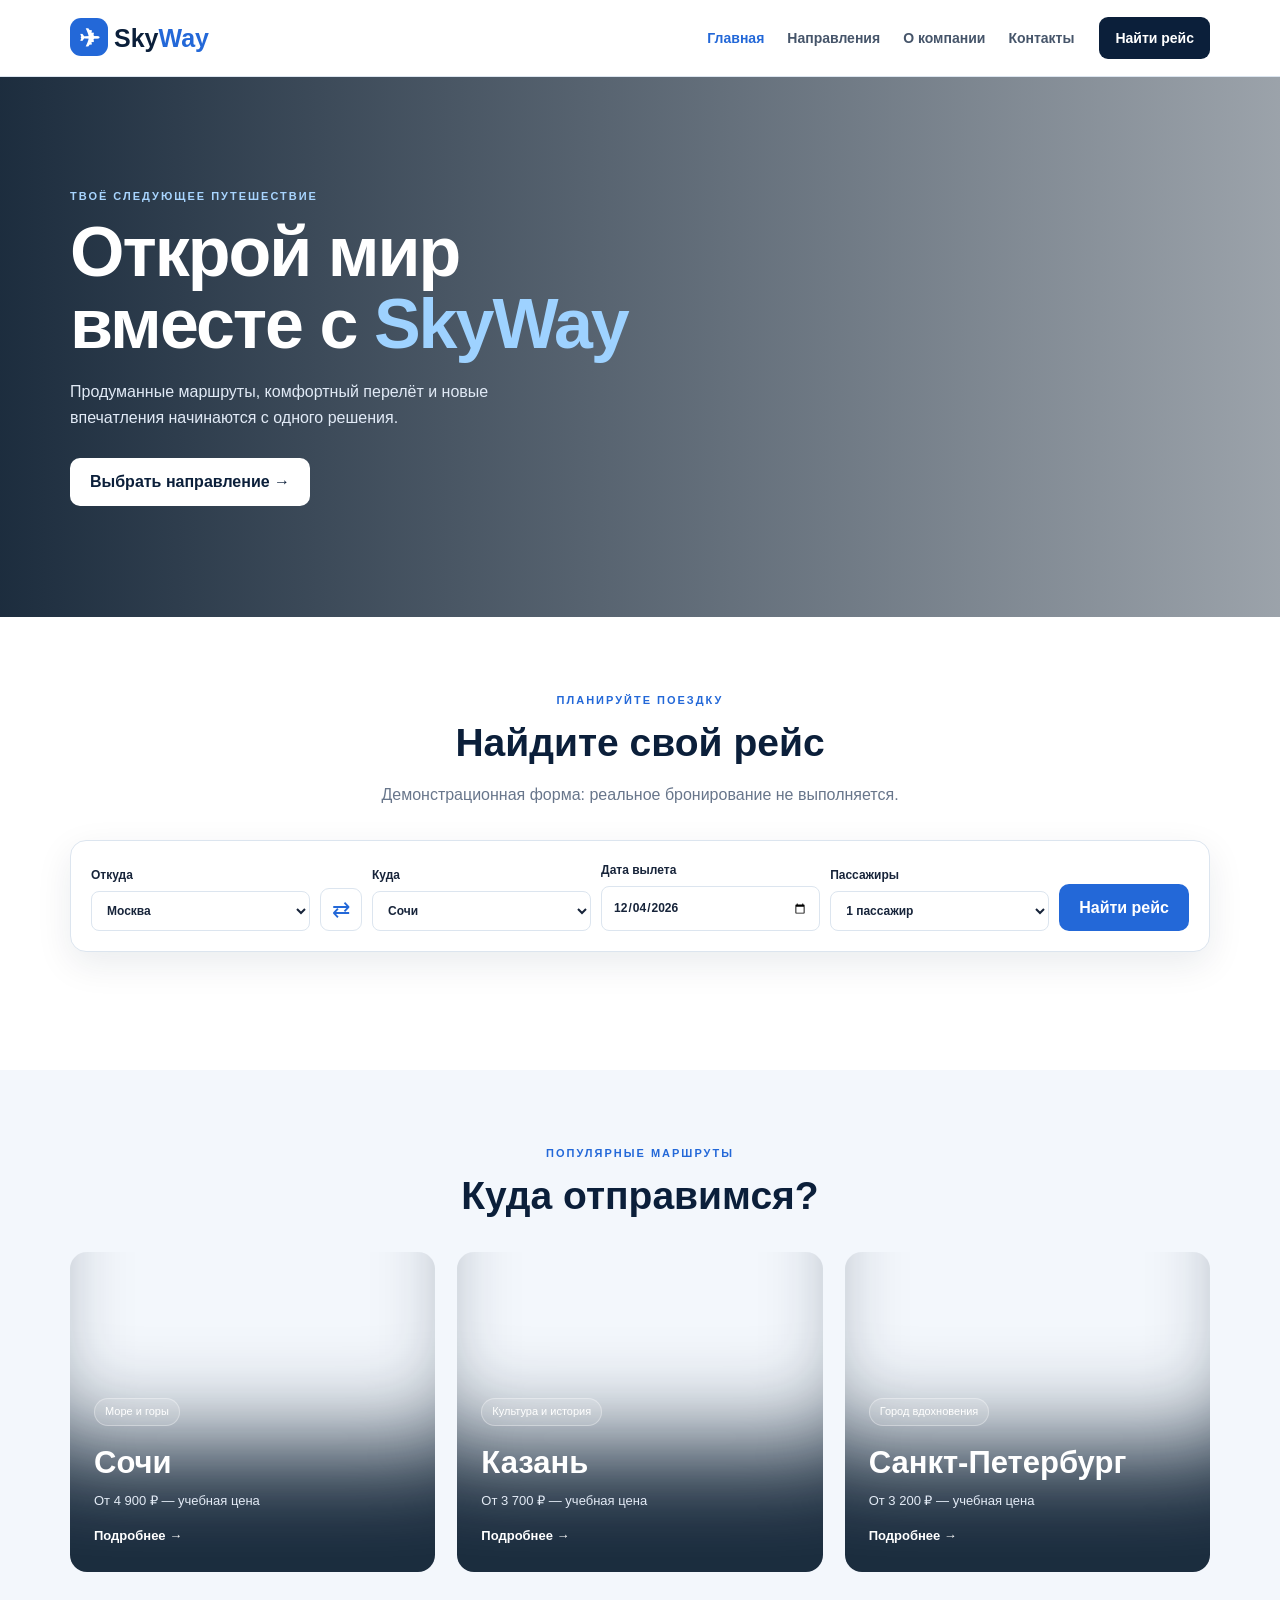
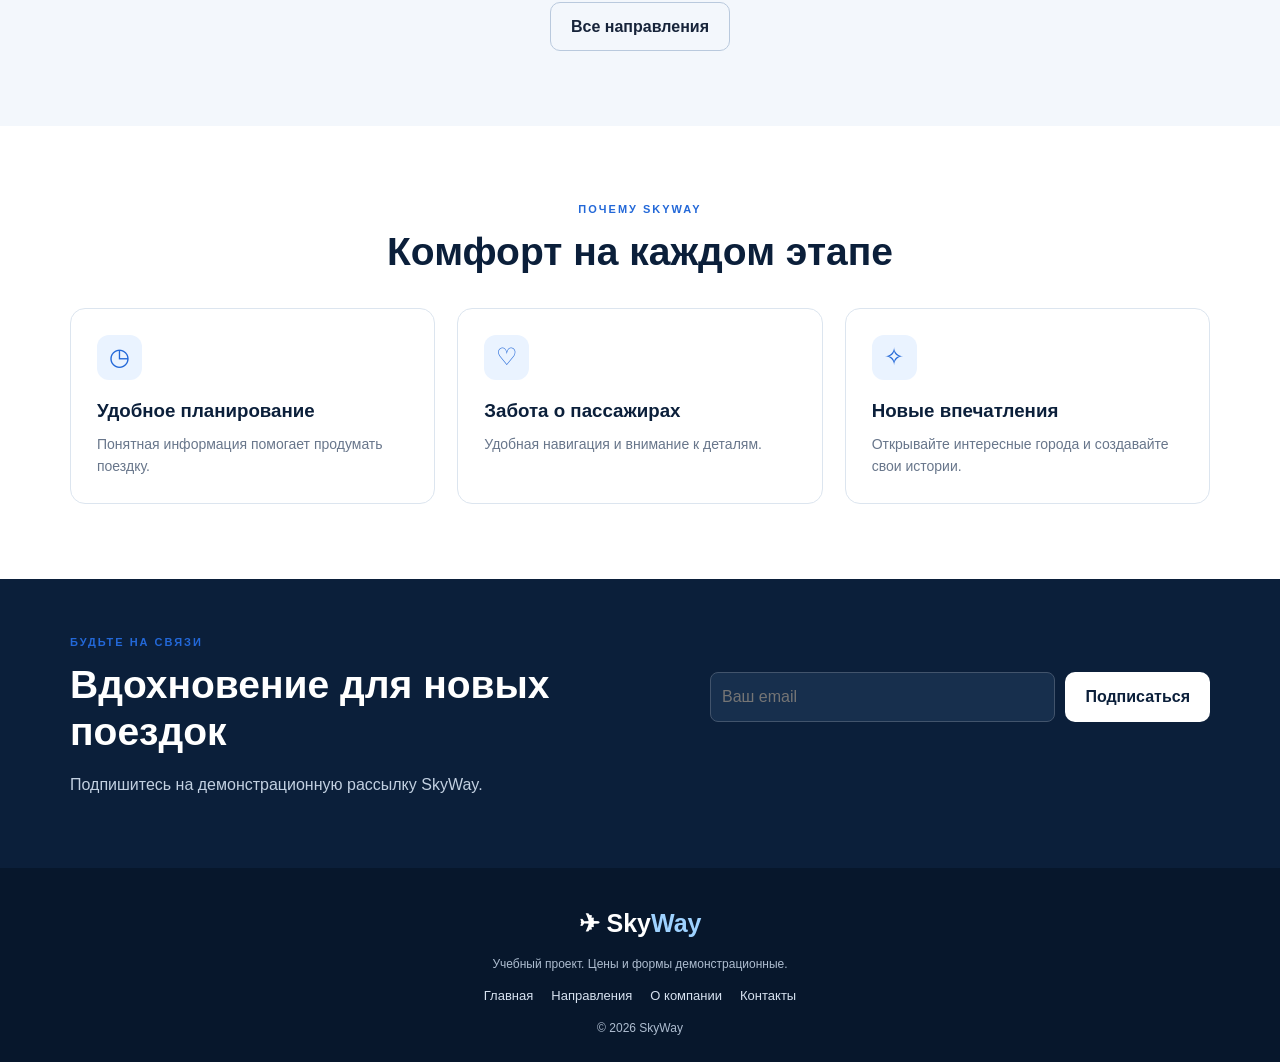
<file: index.html>
<!DOCTYPE html>
<html lang="ru">

<head>
    <meta charset="UTF-8">
    <meta name="viewport" content="width=device-width, initial-scale=1.0">
    <meta name="description"
        content="SkyWay — учебный проект сайта авиакомпании. Изучите направления и демонстрационный поиск рейсов.">
    <meta name="theme-color" content="#0b1f3a">
    <title>Путешествия начинаются здесь — SkyWay</title>
    <link rel="stylesheet" href="style.css">
    <script src="script.js" defer></script>
</head>

<body>
    <header class="site-header">
        <div class="container header-inner">
            <a class="logo" href="index.html"><span class="logo-mark">✈</span>Sky<span
                    class="logo-accent">Way</span></a>
            <button class="menu-toggle" type="button" aria-expanded="false" aria-controls="main-nav">Меню</button>
            <nav class="main-nav" id="main-nav" aria-label="Основная навигация">
                <a class="active" href="index.html">Главная</a><a href="destinations.html">Направления</a><a
                    href="about.html">О компании</a><a href="contacts.html">Контакты</a>
            </nav>
            <a class="header-button" href="index.html#flight-search">Найти рейс</a>
        </div>
    </header>
    <main>
        <section class="hero">
            <div class="container hero-content">
                <p class="eyebrow">ТВОЁ СЛЕДУЮЩЕЕ ПУТЕШЕСТВИЕ</p>
                <h1>Открой мир<br>вместе с <span>SkyWay</span></h1>
                <p class="hero-description">Продуманные маршруты, комфортный перелёт и новые впечатления начинаются с
                    одного решения.</p><a class="button button-light" href="destinations.html">Выбрать направление →</a>
            </div>
        </section>
        <section class="section" id="flight-search">
            <div class="container">
                <div class="section-heading">
                    <p class="eyebrow">ПЛАНИРУЙТЕ ПОЕЗДКУ</p>
                    <h2>Найдите свой рейс</h2>
                    <p>Демонстрационная форма: реальное бронирование не выполняется.</p>
                </div>
                <form class="flight-form" id="flight-form"><label>Откуда<select id="from-city">
                            <option>Москва</option>
                            <option>Санкт-Петербург</option>
                            <option>Казань</option>
                            <option>Сочи</option>
                        </select></label><button class="swap-button" id="swap-cities" type="button"
                        aria-label="Поменять города">⇄</button><label>Куда<select id="to-city">
                            <option>Сочи</option>
                            <option>Москва</option>
                            <option>Санкт-Петербург</option>
                            <option>Казань</option>
                        </select></label><label>Дата вылета<input id="flight-date" type="date"
                            required></label><label>Пассажиры<select>
                            <option>1 пассажир</option>
                            <option>2 пассажира</option>
                            <option>3 пассажира</option>
                            <option>4 пассажира</option>
                        </select></label><button class="button button-primary" type="submit">Найти рейс</button></form>
                <p id="flight-message" class="form-message" role="status"></p>
            </div>
        </section>
        <section class="section section-soft">
            <div class="container">
                <div class="section-heading">
                    <p class="eyebrow">ПОПУЛЯРНЫЕ МАРШРУТЫ</p>
                    <h2>Куда отправимся?</h2>
                </div>
                <div class="destination-grid">
                    <article class="destination-card sochi">
                        <div><span class="destination-tag">Море и горы</span>
                            <h3>Сочи</h3>
                            <p>От 4 900 ₽ — учебная цена</p><a href="destinations.html#sochi">Подробнее →</a>
                        </div>
                    </article>
                    <article class="destination-card kazan">
                        <div><span class="destination-tag">Культура и история</span>
                            <h3>Казань</h3>
                            <p>От 3 700 ₽ — учебная цена</p><a href="destinations.html#kazan">Подробнее →</a>
                        </div>
                    </article>
                    <article class="destination-card petersburg">
                        <div><span class="destination-tag">Город вдохновения</span>
                            <h3>Санкт-Петербург</h3>
                            <p>От 3 200 ₽ — учебная цена</p><a href="destinations.html#petersburg">Подробнее →</a>
                        </div>
                    </article>
                </div>
                <div class="center-action"><a class="button button-outline" href="destinations.html">Все направления</a>
                </div>
            </div>
        </section>
        <section class="section">
            <div class="container">
                <div class="section-heading">
                    <p class="eyebrow">ПОЧЕМУ SKYWAY</p>
                    <h2>Комфорт на каждом этапе</h2>
                </div>
                <div class="benefit-grid">
                    <article class="benefit-card"><span>◷</span>
                        <h3>Удобное планирование</h3>
                        <p>Понятная информация помогает продумать поездку.</p>
                    </article>
                    <article class="benefit-card"><span>♡</span>
                        <h3>Забота о пассажирах</h3>
                        <p>Удобная навигация и внимание к деталям.</p>
                    </article>
                    <article class="benefit-card"><span>✧</span>
                        <h3>Новые впечатления</h3>
                        <p>Открывайте интересные города и создавайте свои истории.</p>
                    </article>
                </div>
            </div>
        </section>
        <section class="newsletter-section">
            <div class="container newsletter-inner">
                <div>
                    <p class="eyebrow">БУДЬТЕ НА СВЯЗИ</p>
                    <h2>Вдохновение для новых поездок</h2>
                    <p>Подпишитесь на демонстрационную рассылку SkyWay.</p>
                </div>
                <form id="newsletter-form" class="newsletter-form"><label class="visually-hidden"
                        for="newsletter-email">Ваш email</label><input id="newsletter-email" type="email"
                        placeholder="Ваш email" required><button class="button button-light"
                        type="submit">Подписаться</button>
                    <p id="newsletter-message" class="form-message" role="status"></p>
                </form>
            </div>
        </section>
    </main>
    <footer class="site-footer">
        <div class="container footer-inner"><a class="logo footer-logo" href="index.html">✈ Sky<span
                    class="logo-accent">Way</span></a>
            <p>Учебный проект. Цены и формы демонстрационные.</p>
            <div class="footer-links"><a href="index.html">Главная</a><a href="destinations.html">Направления</a><a
                    href="about.html">О компании</a><a href="contacts.html">Контакты</a></div><small>© <span
                    class="current-year"></span> SkyWay</small>
        </div>
    </footer>
</body>

</html>
</file>
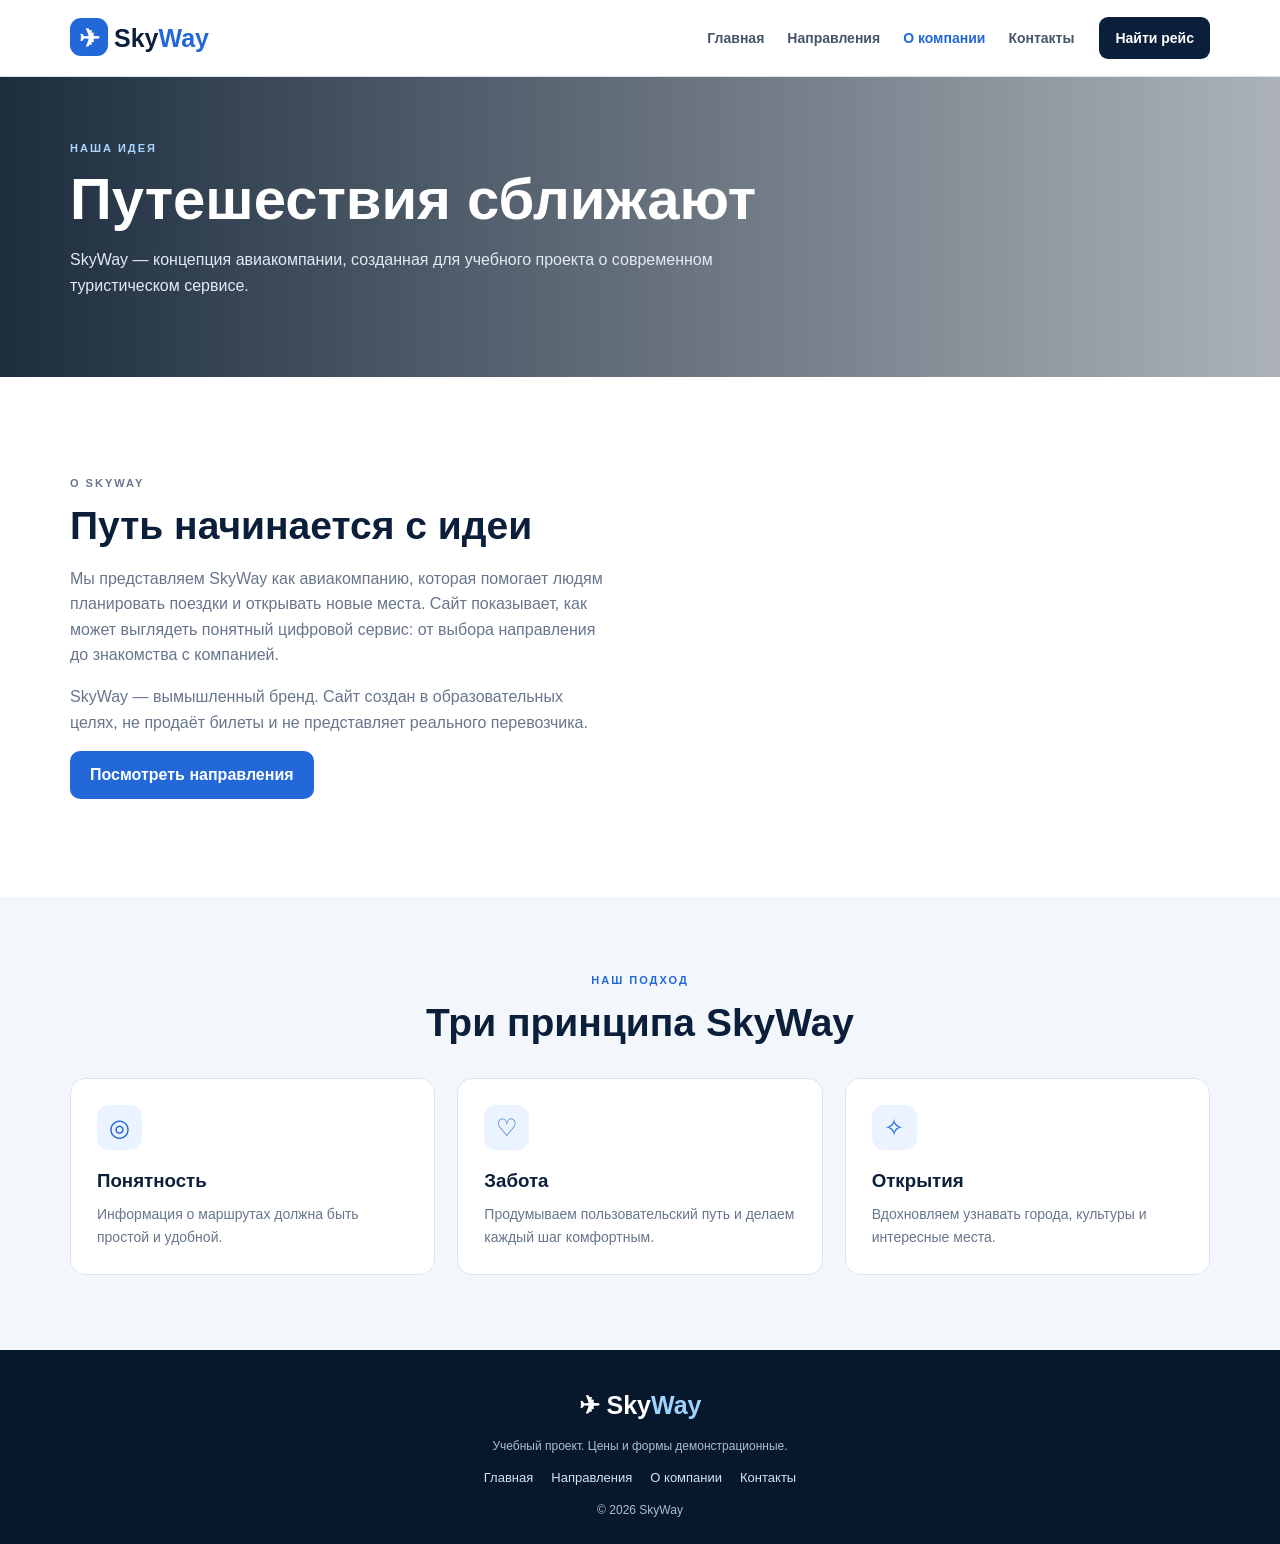
<file: about.html>
<!DOCTYPE html>
<html lang="ru">

<head>
    <meta charset="UTF-8">
    <meta name="viewport" content="width=device-width, initial-scale=1.0">
    <meta name="description" content="Узнайте о концепции и принципах учебного проекта авиакомпании SkyWay.">
    <meta name="theme-color" content="#0b1f3a">
    <title>О компании — SkyWay</title>
    <link rel="stylesheet" href="style.css">
    <script src="script.js" defer></script>
</head>

<body>
    <header class="site-header">
        <div class="container header-inner">
            <a class="logo" href="index.html"><span class="logo-mark">✈</span>Sky<span
                    class="logo-accent">Way</span></a>
            <button class="menu-toggle" type="button" aria-expanded="false" aria-controls="main-nav">Меню</button>
            <nav class="main-nav" id="main-nav" aria-label="Основная навигация">
                <a href="index.html">Главная</a><a href="destinations.html">Направления</a><a class="active"
                    href="about.html">О компании</a><a href="contacts.html">Контакты</a>
            </nav>
            <a class="header-button" href="index.html#flight-search">Найти рейс</a>
        </div>
    </header>
    <main>
        <section class="page-hero about-hero">
            <div class="container">
                <p class="eyebrow">НАША ИДЕЯ</p>
                <h1>Путешествия сближают</h1>
                <p>SkyWay — концепция авиакомпании, созданная для учебного проекта о современном туристическом сервисе.
                </p>
            </div>
        </section>
        <section class="section">
            <div class="container about-layout">
                <div>
                    <p class="eyebrow">О SKYWAY</p>
                    <h2>Путь начинается с идеи</h2>
                    <p>Мы представляем SkyWay как авиакомпанию, которая помогает людям планировать поездки и открывать
                        новые места. Сайт показывает, как может выглядеть понятный цифровой сервис: от выбора
                        направления до знакомства с компанией.</p>
                    <p>SkyWay — вымышленный бренд. Сайт создан в образовательных целях, не продаёт билеты и не
                        представляет реального перевозчика.</p><a class="button button-primary"
                        href="destinations.html">Посмотреть направления</a>
                </div>
                <div class="about-visual" role="img" aria-label="Самолёт в небе"></div>
            </div>
        </section>
        <section class="section section-soft">
            <div class="container">
                <div class="section-heading">
                    <p class="eyebrow">НАШ ПОДХОД</p>
                    <h2>Три принципа SkyWay</h2>
                </div>
                <div class="benefit-grid">
                    <article class="benefit-card"><span>◎</span>
                        <h3>Понятность</h3>
                        <p>Информация о маршрутах должна быть простой и удобной.</p>
                    </article>
                    <article class="benefit-card"><span>♡</span>
                        <h3>Забота</h3>
                        <p>Продумываем пользовательский путь и делаем каждый шаг комфортным.</p>
                    </article>
                    <article class="benefit-card"><span>✧</span>
                        <h3>Открытия</h3>
                        <p>Вдохновляем узнавать города, культуры и интересные места.</p>
                    </article>
                </div>
            </div>
        </section>
    </main>
    <footer class="site-footer">
        <div class="container footer-inner"><a class="logo footer-logo" href="index.html">✈ Sky<span
                    class="logo-accent">Way</span></a>
            <p>Учебный проект. Цены и формы демонстрационные.</p>
            <div class="footer-links"><a href="index.html">Главная</a><a href="destinations.html">Направления</a><a
                    href="about.html">О компании</a><a href="contacts.html">Контакты</a></div><small>© <span
                    class="current-year"></span> SkyWay</small>
        </div>
    </footer>
</body>

</html>
</file>
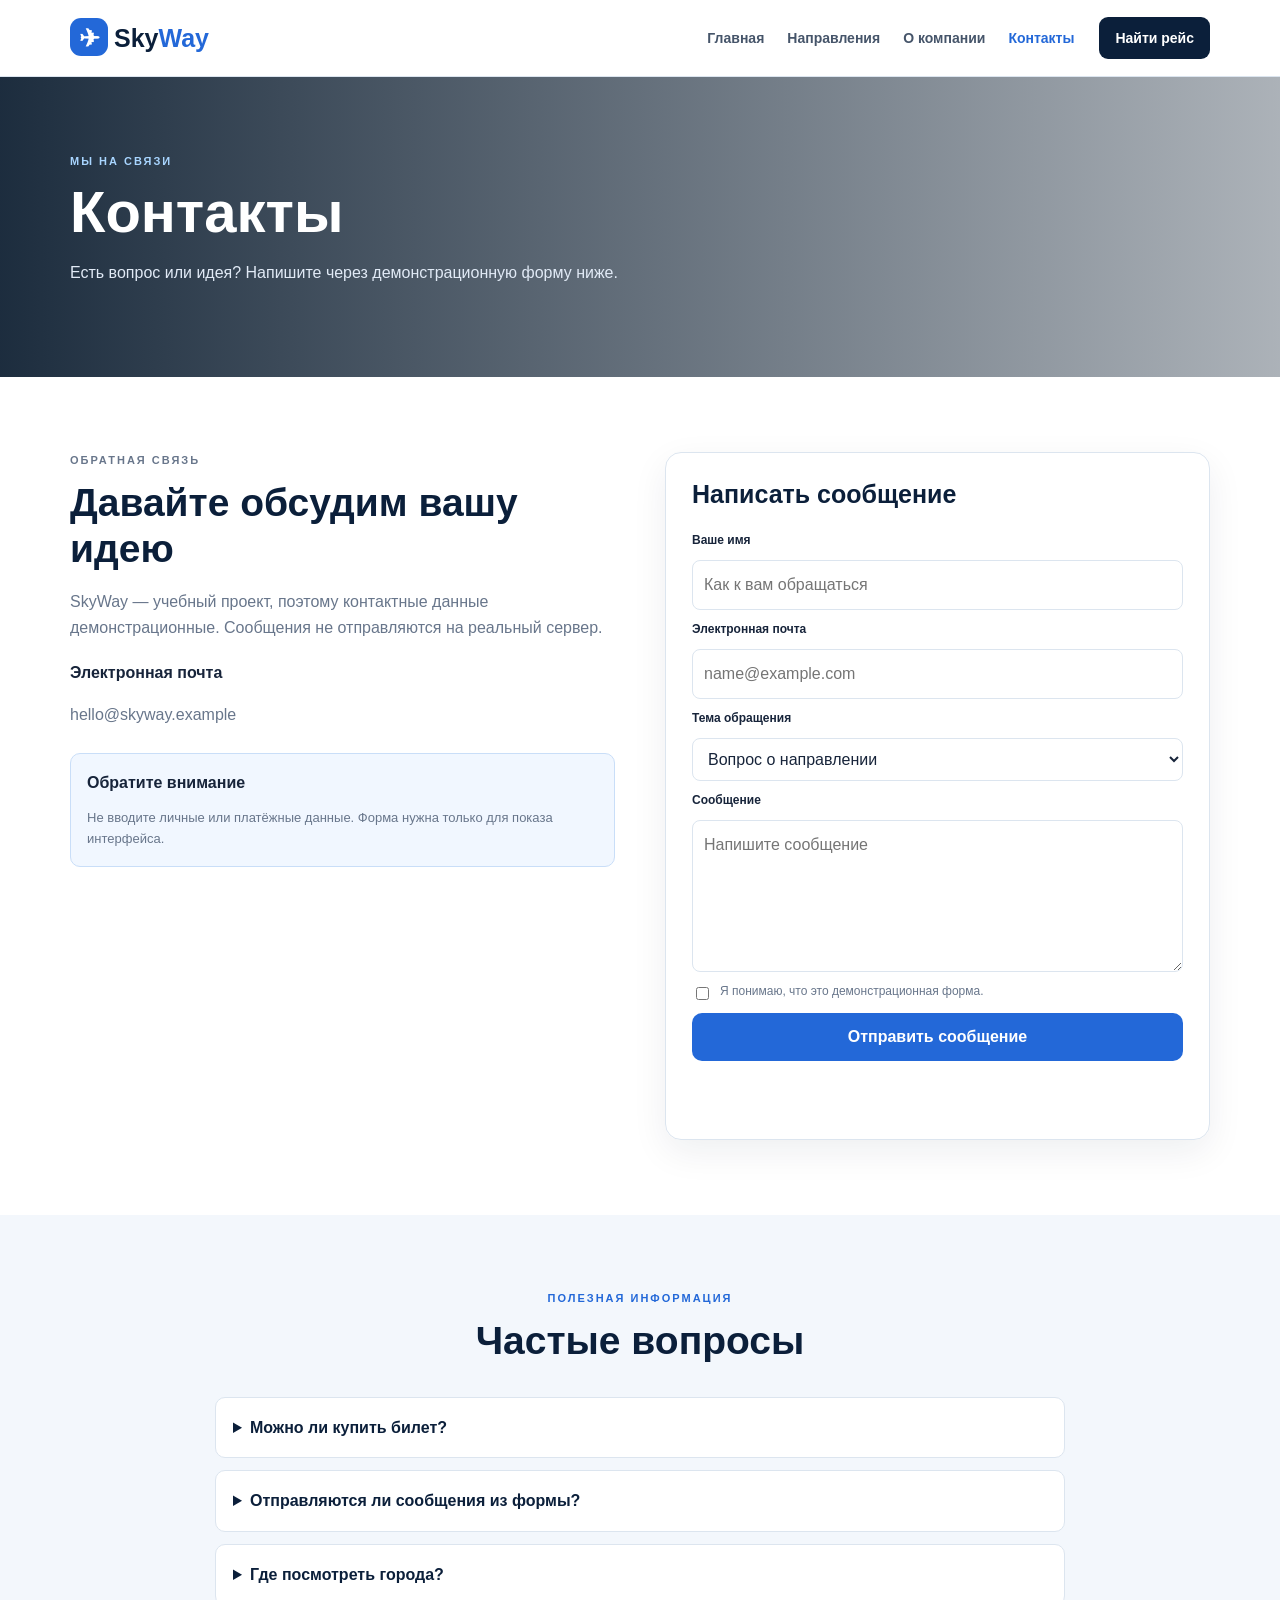
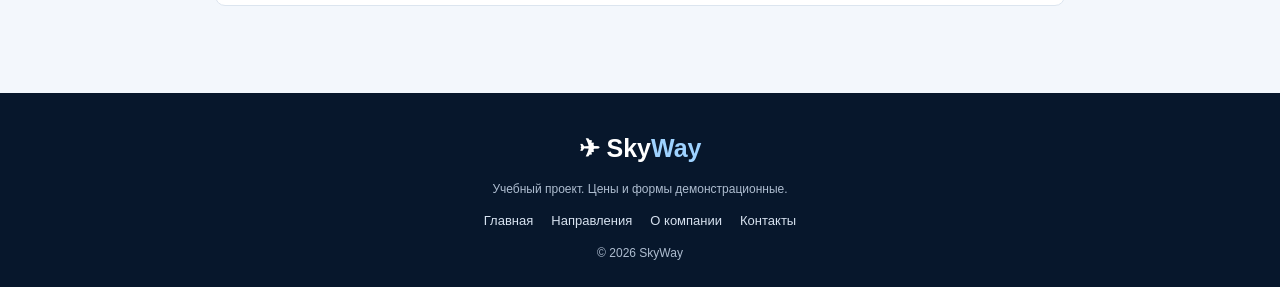
<file: contacts.html>
<!DOCTYPE html>
<html lang="ru">

<head>
    <meta charset="UTF-8">
    <meta name="viewport" content="width=device-width, initial-scale=1.0">
    <meta name="description"
        content="Контактная страница учебного проекта SkyWay с демонстрационной формой и частыми вопросами.">
    <meta name="theme-color" content="#0b1f3a">
    <title>Контакты — SkyWay</title>
    <link rel="stylesheet" href="style.css">
    <script src="script.js" defer></script>
</head>

<body>
    <header class="site-header">
        <div class="container header-inner">
            <a class="logo" href="index.html"><span class="logo-mark">✈</span>Sky<span
                    class="logo-accent">Way</span></a>
            <button class="menu-toggle" type="button" aria-expanded="false" aria-controls="main-nav">Меню</button>
            <nav class="main-nav" id="main-nav" aria-label="Основная навигация">
                <a href="index.html">Главная</a><a href="destinations.html">Направления</a><a href="about.html">О
                    компании</a><a class="active" href="contacts.html">Контакты</a>
            </nav>
            <a class="header-button" href="index.html#flight-search">Найти рейс</a>
        </div>
    </header>
    <main>
        <section class="page-hero contact-hero">
            <div class="container">
                <p class="eyebrow">МЫ НА СВЯЗИ</p>
                <h1>Контакты</h1>
                <p>Есть вопрос или идея? Напишите через демонстрационную форму ниже.</p>
            </div>
        </section>
        <section class="section">
            <div class="container contact-layout">
                <div>
                    <p class="eyebrow">ОБРАТНАЯ СВЯЗЬ</p>
                    <h2>Давайте обсудим вашу идею</h2>
                    <p>SkyWay — учебный проект, поэтому контактные данные демонстрационные. Сообщения не отправляются на
                        реальный сервер.</p>
                    <div class="contact-item"><strong>Электронная почта</strong>
                        <p>hello@skyway.example</p>
                    </div>
                    <div class="notice-box"><strong>Обратите внимание</strong>
                        <p>Не вводите личные или платёжные данные. Форма нужна только для показа интерфейса.</p>
                    </div>
                </div>
                <form class="contact-form" id="contact-form">
                    <h2>Написать сообщение</h2><label for="contact-name">Ваше имя</label><input id="contact-name"
                        name="name" type="text" placeholder="Как к вам обращаться" required minlength="2"><label
                        for="contact-email">Электронная почта</label><input id="contact-email" name="email" type="email"
                        placeholder="name@example.com" required><label for="contact-topic">Тема обращения</label><select
                        id="contact-topic">
                        <option>Вопрос о направлении</option>
                        <option>Предложение</option>
                        <option>Вопрос о сайте</option>
                        <option>Другое</option>
                    </select><label for="contact-message">Сообщение</label><textarea id="contact-message" rows="5"
                        placeholder="Напишите сообщение" required minlength="10"></textarea><label
                        class="consent-label"><input type="checkbox" required> Я понимаю, что это демонстрационная
                        форма.</label><button class="button button-primary" type="submit">Отправить сообщение</button>
                    <p class="form-message" id="contact-form-message" role="status"></p>
                </form>
            </div>
        </section>
        <section class="section section-soft">
            <div class="container">
                <div class="section-heading">
                    <p class="eyebrow">ПОЛЕЗНАЯ ИНФОРМАЦИЯ</p>
                    <h2>Частые вопросы</h2>
                </div>
                <div class="faq-list">
                    <details>
                        <summary>Можно ли купить билет?</summary>
                        <p>Нет. SkyWay — вымышленная авиакомпания, поиск рейса демонстрационный.</p>
                    </details>
                    <details>
                        <summary>Отправляются ли сообщения из формы?</summary>
                        <p>Нет. JavaScript показывает сообщение на странице, данные не отправляются на сервер.</p>
                    </details>
                    <details>
                        <summary>Где посмотреть города?</summary>
                        <p>Откройте страницу «Направления» в верхнем меню.</p>
                    </details>
                </div>
            </div>
        </section>
    </main>
    <footer class="site-footer">
        <div class="container footer-inner"><a class="logo footer-logo" href="index.html">✈ Sky<span
                    class="logo-accent">Way</span></a>
            <p>Учебный проект. Цены и формы демонстрационные.</p>
            <div class="footer-links"><a href="index.html">Главная</a><a href="destinations.html">Направления</a><a
                    href="about.html">О компании</a><a href="contacts.html">Контакты</a></div><small>© <span
                    class="current-year"></span> SkyWay</small>
        </div>
    </footer>
</body>

</html>
</file>
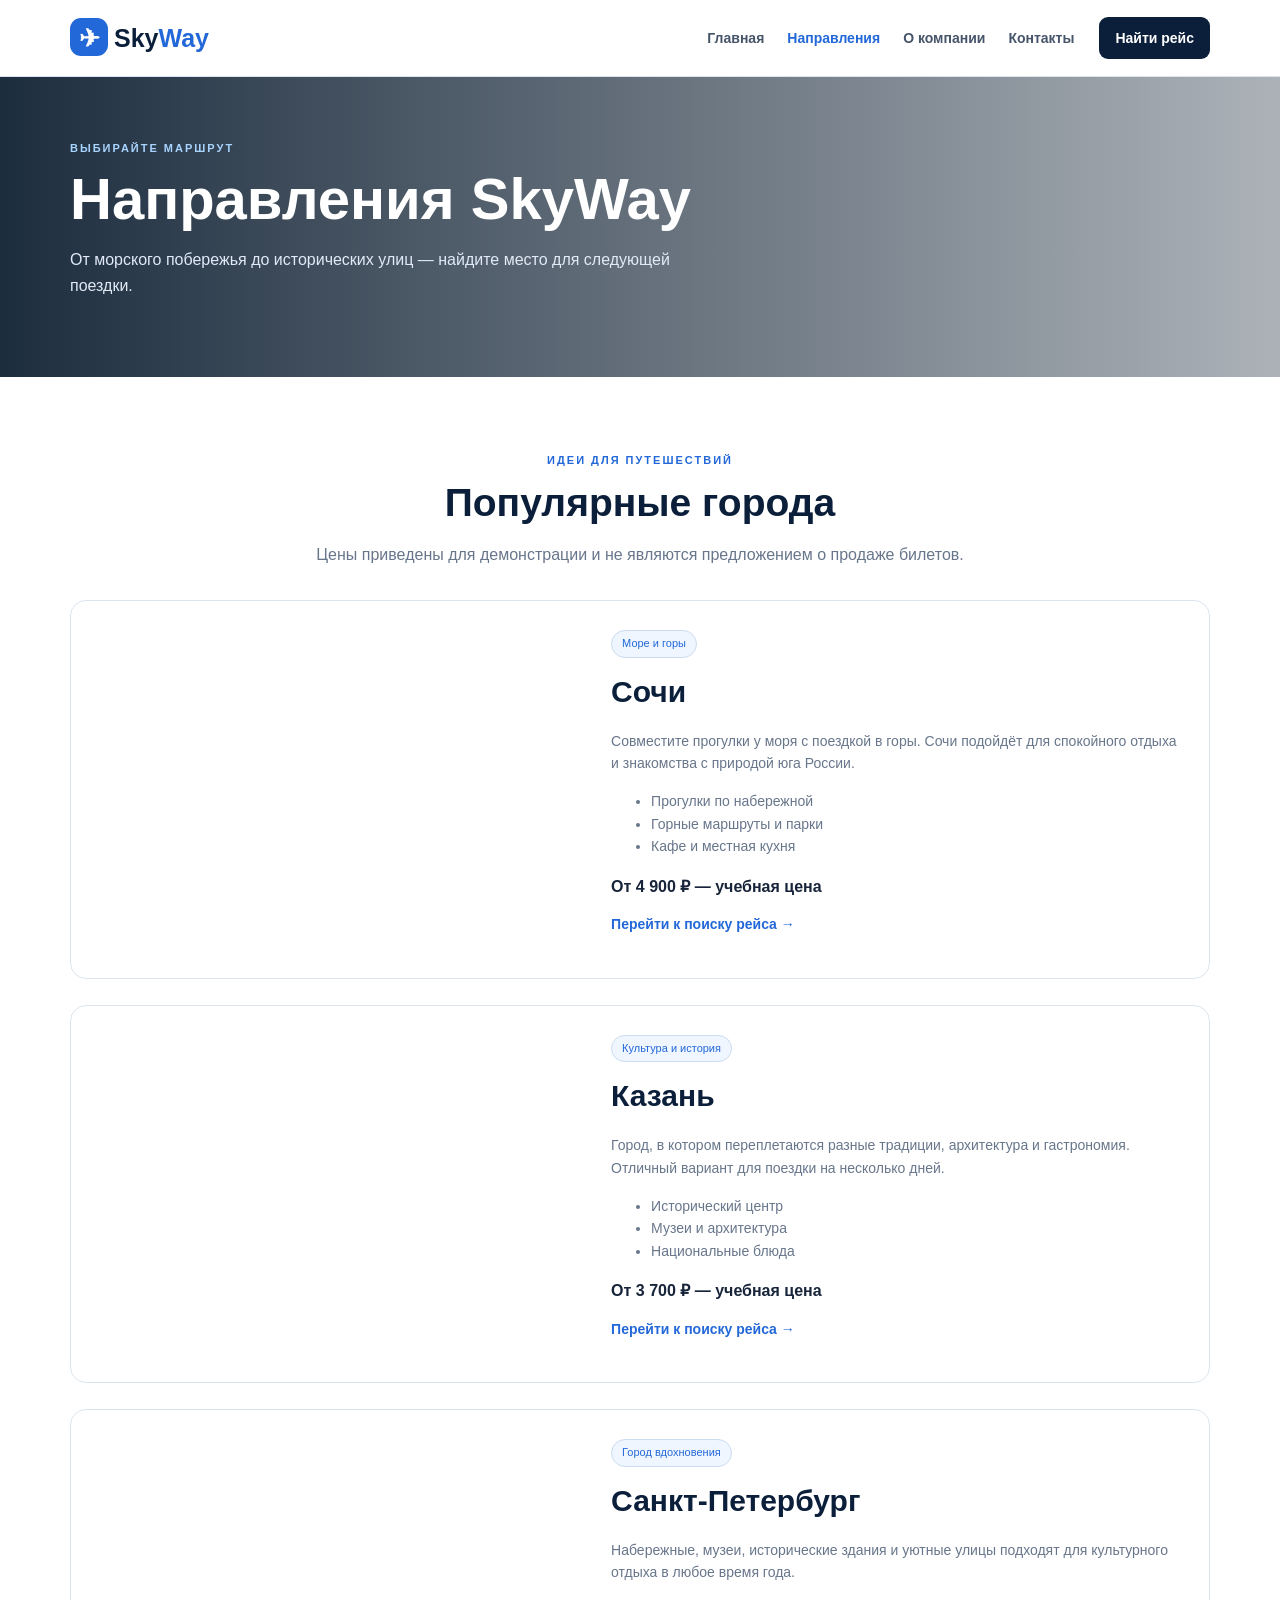
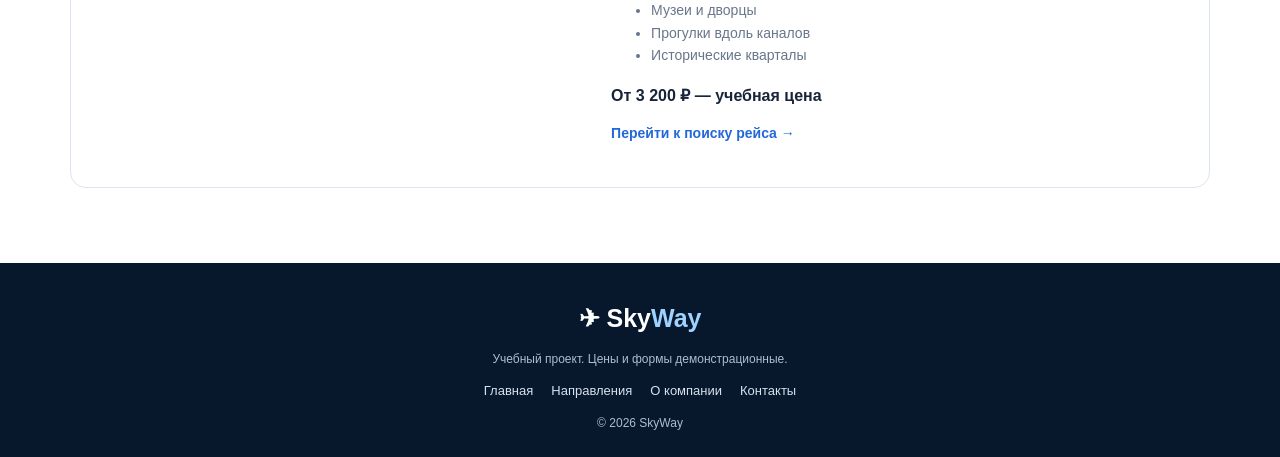
<file: destinations.html>
<!DOCTYPE html>
<html lang="ru">

<head>
    <meta charset="UTF-8">
    <meta name="viewport" content="width=device-width, initial-scale=1.0">
    <meta name="description" content="Изучите направления учебной авиакомпании SkyWay: Сочи, Казань и Санкт-Петербург.">
    <meta name="theme-color" content="#0b1f3a">
    <title>Направления — SkyWay</title>
    <link rel="stylesheet" href="style.css">
    <script src="script.js" defer></script>
</head>

<body>
    <header class="site-header">
        <div class="container header-inner">
            <a class="logo" href="index.html"><span class="logo-mark">✈</span>Sky<span
                    class="logo-accent">Way</span></a>
            <button class="menu-toggle" type="button" aria-expanded="false" aria-controls="main-nav">Меню</button>
            <nav class="main-nav" id="main-nav" aria-label="Основная навигация">
                <a href="index.html">Главная</a><a class="active" href="destinations.html">Направления</a><a
                    href="about.html">О компании</a><a href="contacts.html">Контакты</a>
            </nav>
            <a class="header-button" href="index.html#flight-search">Найти рейс</a>
        </div>
    </header>
    <main>
        <section class="page-hero">
            <div class="container">
                <p class="eyebrow">ВЫБИРАЙТЕ МАРШРУТ</p>
                <h1>Направления SkyWay</h1>
                <p>От морского побережья до исторических улиц — найдите место для следующей поездки.</p>
            </div>
        </section>
        <section class="section">
            <div class="container">
                <div class="section-heading">
                    <p class="eyebrow">ИДЕИ ДЛЯ ПУТЕШЕСТВИЙ</p>
                    <h2>Популярные города</h2>
                    <p>Цены приведены для демонстрации и не являются предложением о продаже билетов.</p>
                </div>
                <div class="destination-list">
                    <article class="destination-detail" id="sochi">
                        <div class="detail-image sochi"></div>
                        <div class="detail-copy"><span class="destination-tag dark-tag">Море и горы</span>
                            <h2>Сочи</h2>
                            <p>Совместите прогулки у моря с поездкой в горы. Сочи подойдёт для спокойного отдыха и
                                знакомства с природой юга России.</p>
                            <ul>
                                <li>Прогулки по набережной</li>
                                <li>Горные маршруты и парки</li>
                                <li>Кафе и местная кухня</li>
                            </ul><strong>От 4 900 ₽ — учебная цена</strong>
                            <p><a class="text-link" href="index.html#flight-search">Перейти к поиску рейса →</a></p>
                        </div>
                    </article>
                    <article class="destination-detail" id="kazan">
                        <div class="detail-image kazan"></div>
                        <div class="detail-copy"><span class="destination-tag dark-tag">Культура и история</span>
                            <h2>Казань</h2>
                            <p>Город, в котором переплетаются разные традиции, архитектура и гастрономия. Отличный
                                вариант для поездки на несколько дней.</p>
                            <ul>
                                <li>Исторический центр</li>
                                <li>Музеи и архитектура</li>
                                <li>Национальные блюда</li>
                            </ul><strong>От 3 700 ₽ — учебная цена</strong>
                            <p><a class="text-link" href="index.html#flight-search">Перейти к поиску рейса →</a></p>
                        </div>
                    </article>
                    <article class="destination-detail" id="petersburg">
                        <div class="detail-image petersburg"></div>
                        <div class="detail-copy"><span class="destination-tag dark-tag">Город вдохновения</span>
                            <h2>Санкт-Петербург</h2>
                            <p>Набережные, музеи, исторические здания и уютные улицы подходят для культурного отдыха в
                                любое время года.</p>
                            <ul>
                                <li>Музеи и дворцы</li>
                                <li>Прогулки вдоль каналов</li>
                                <li>Исторические кварталы</li>
                            </ul><strong>От 3 200 ₽ — учебная цена</strong>
                            <p><a class="text-link" href="index.html#flight-search">Перейти к поиску рейса →</a></p>
                        </div>
                    </article>
                </div>
            </div>
        </section>
    </main>
    <footer class="site-footer">
        <div class="container footer-inner"><a class="logo footer-logo" href="index.html">✈ Sky<span
                    class="logo-accent">Way</span></a>
            <p>Учебный проект. Цены и формы демонстрационные.</p>
            <div class="footer-links"><a href="index.html">Главная</a><a href="destinations.html">Направления</a><a
                    href="about.html">О компании</a><a href="contacts.html">Контакты</a></div><small>© <span
                    class="current-year"></span> SkyWay</small>
        </div>
    </footer>
</body>

</html>
</file>
<file: style.css>
/* SkyWay: общий стиль всех страниц */
:root {
    --navy: #0b1f3a;
    --blue: #2368d8;
    --ink: #17243a;
    --muted: #68768b;
    --soft: #f3f7fc;
    --border: #dce5ef
}

* {
    box-sizing: border-box
}

html {
    scroll-behavior: smooth;
    scroll-padding-top: 90px
}

body {
    margin: 0;
    color: var(--ink);
    font: 16px/1.6 Arial, Helvetica, sans-serif
}

a {
    color: inherit;
    text-decoration: none
}

button,
input,
select,
textarea {
    font: inherit
}

.container {
    width: min(1140px, calc(100% - 40px));
    margin: auto
}

.site-header {
    position: sticky;
    top: 0;
    z-index: 10;
    background: #fffffffa;
    border-bottom: 1px solid var(--border)
}

.header-inner {
    min-height: 76px;
    display: flex;
    align-items: center;
    gap: 25px
}

.logo {
    font-size: 25px;
    font-weight: 800;
    white-space: nowrap;
    color: var(--navy)
}

.logo-mark {
    display: inline-grid;
    place-items: center;
    width: 38px;
    height: 38px;
    border-radius: 11px;
    color: white;
    background: var(--blue);
    margin-right: 6px
}

.logo-accent {
    color: var(--blue)
}

.main-nav {
    display: flex;
    gap: 23px;
    margin-left: auto
}

.main-nav a {
    font-size: 14px;
    font-weight: 700;
    color: #46556a
}

.main-nav a:hover,
.main-nav a.active {
    color: var(--blue)
}

.header-button {
    padding: 10px 16px;
    border-radius: 9px;
    background: var(--navy);
    color: white;
    font-weight: 700;
    font-size: 14px
}

.menu-toggle {
    display: none
}

.button {
    display: inline-flex;
    align-items: center;
    justify-content: center;
    gap: 8px;
    min-height: 46px;
    padding: 11px 20px;
    border: 0;
    border-radius: 10px;
    font-weight: 700;
    cursor: pointer
}

.button-primary {
    color: white;
    background: var(--blue)
}

.button-light {
    color: var(--navy);
    background: white
}

.button-outline {
    border: 1px solid #b9c9dd
}

.button:hover,
.header-button:hover {
    filter: brightness(.94)
}

.eyebrow {
    margin: 0 0 10px;
    color: var(--blue);
    font-size: 11px;
    font-weight: 800;
    letter-spacing: 2px
}

.section {
    padding: 75px 0
}

.section-soft {
    background: var(--soft)
}

.section-heading {
    max-width: 680px;
    text-align: center;
    margin: 0 auto 32px
}

.section-heading h2,
.about-layout h2,
.contact-layout h2,
.newsletter-inner h2 {
    margin: 0 0 12px;
    color: var(--navy);
    font-size: clamp(28px, 4vw, 39px);
    line-height: 1.2
}

.section-heading p:last-child,
.about-layout p,
.contact-layout p {
    color: var(--muted)
}

.hero {
    min-height: 540px;
    display: flex;
    align-items: center;
    color: white;
    background: linear-gradient(90deg, #06182be8, #06182b66), url("https://images.unsplash.com/photo-1436491865332-7a61a109cc05?auto=format&fit=crop&w=1800&q=85") center/cover
}

.hero-content {
    padding: 60px 0
}

.hero .eyebrow,
.page-hero .eyebrow {
    color: #a8d5ff
}

.hero h1 {
    margin: 0 0 18px;
    font-size: clamp(42px, 6vw, 70px);
    line-height: 1.04;
    letter-spacing: -2px
}

.hero h1 span {
    color: #9ed2ff
}

.hero-description {
    max-width: 510px;
    color: #e1eaf6;
    margin-bottom: 28px
}

.flight-form {
    display: grid;
    grid-template-columns: 1fr 42px 1fr 1fr 1fr auto;
    align-items: end;
    gap: 10px;
    padding: 20px;
    border: 1px solid var(--border);
    border-radius: 16px;
    background: white;
    box-shadow: 0 12px 36px #0b1f3a16
}

.flight-form label,
.contact-form>label:not(.consent-label) {
    display: flex;
    flex-direction: column;
    gap: 6px;
    font-size: 12px;
    font-weight: 700
}

.flight-form input,
.flight-form select,
.newsletter-form input,
.contact-form input,
.contact-form select,
.contact-form textarea {
    width: 100%;
    min-width: 0;
    padding: 11px;
    border: 1px solid var(--border);
    border-radius: 8px;
    background: white;
    color: var(--ink)
}

.swap-button {
    height: 43px;
    border: 1px solid var(--border);
    border-radius: 9px;
    background: white;
    color: var(--blue);
    font-size: 22px;
    cursor: pointer
}

.form-message {
    min-height: 1.3em;
    font-size: 13px;
    color: var(--blue)
}

.destination-grid,
.benefit-grid {
    display: grid;
    grid-template-columns: repeat(3, 1fr);
    gap: 22px
}

.destination-card {
    min-height: 320px;
    display: flex;
    align-items: end;
    padding: 24px;
    border-radius: 17px;
    overflow: hidden;
    color: white;
    background-position: center;
    background-size: cover;
    box-shadow: inset 0 -180px 100px -55px #06182be8
}

.destination-card.so chi {
    background-image: none
}

.destination-card.so chi,
.destination-card.so chi {
    background-image: none
}

.destination-card.so chi {
    background-image: none
}

.destination-card.so chi {
    background-image: none
}

.destination-card.so chi {
    background-image: none
}

.destination-card.so chi {
    background-image: none
}

.destination-card.so chi {
    background-image: none
}

.destination-card.so chi {
    background-image: none
}

.destination-card.so chi {
    background-image: none
}

.destination-card.so chi {
    background-image: none
}

.destination-card.so chi {
    background-image: none
}

.destination-card.so chi {
    background-image: none
}

.destination-card.so chi {
    background-image: none
}

.destination-card.so chi {
    background-image: none
}

.destination-card.so chi {
    background-image: none
}

.destination-card.so chi {
    background-image: none
}

.destination-card.so chi {
    background-image: none
}

.destination-card.so chi {
    background-image: none
}

.destination-card.so chi {
    background-image: none
}

.destination-card.so chi {
    background-image: none
}

.destination-card.so chi {
    background-image: none
}

.destination-card.sochi,
.detail-image.sochi {
    background-image: url("https://images.unsplash.com/photo-1500375592092-40eb2168fd21?auto=format&fit=crop&w=1000&q=80")
}

.destination-card.kazan,
.detail-image.kazan {
    background-image: url("https://images.unsplash.com/photo-1519608487953-e999c86e7455?auto=format&fit=crop&w=1000&q=80")
}

.destination-card.petersburg,
.detail-image.petersburg {
    background-image: url("https://images.unsplash.com/photo-1513326738677-b964603b136d?auto=format&fit=crop&w=1000&q=80")
}

.destination-card h3 {
    margin: 12px 0 0;
    font-size: 31px
}

.destination-card p {
    margin: 4px 0 10px;
    color: #e3ebf6;
    font-size: 13px
}

.destination-card a {
    font-weight: 700;
    font-size: 13px
}

.destination-tag {
    display: inline-block;
    padding: 4px 10px;
    border-radius: 30px;
    background: #ffffff25;
    border: 1px solid #ffffff55;
    font-size: 11px
}

.dark-tag {
    color: var(--blue);
    background: #eff6ff;
    border-color: #cbdcf0
}

.center-action {
    text-align: center;
    margin-top: 30px
}

.benefit-card {
    padding: 26px;
    border: 1px solid var(--border);
    border-radius: 15px;
    background: white
}

.benefit-card>span {
    display: grid;
    place-items: center;
    width: 45px;
    height: 45px;
    margin-bottom: 16px;
    border-radius: 12px;
    background: #eaf3ff;
    color: var(--blue);
    font-size: 24px
}

.benefit-card h3 {
    margin: 0 0 7px;
    color: var(--navy)
}

.benefit-card p {
    margin: 0;
    color: var(--muted);
    font-size: 14px
}

.newsletter-section {
    padding: 55px 0;
    color: white;
    background: var(--navy)
}

.newsletter-inner {
    display: grid;
    grid-template-columns: 1.2fr 1fr;
    align-items: center;
    gap: 40px
}

.newsletter-inner h2 {
    color: white
}

.newsletter-inner p:not(.eyebrow) {
    color: #c2d0e1
}

.newsletter-form {
    display: grid;
    grid-template-columns: 1fr auto;
    gap: 10px
}

.newsletter-form input {
    background: #172f4d;
    border-color: #42546c;
    color: white
}

.newsletter-form .form-message {
    grid-column: 1/-1;
    color: #c5f0d2
}

.visually-hidden {
    position: absolute;
    width: 1px;
    height: 1px;
    overflow: hidden;
    clip: rect(0, 0, 0, 0)
}

.page-hero {
    min-height: 300px;
    display: flex;
    align-items: center;
    color: white;
    background: linear-gradient(90deg, #06182be8, #06182b55), url("https://images.unsplash.com/photo-1436491865332-7a61a109cc05?auto=format&fit=crop&w=1800&q=80") center/cover
}

.page-hero h1 {
    margin: 0 0 12px;
    font-size: clamp(38px, 5vw, 58px);
    line-height: 1.1
}

.page-hero p:last-child {
    max-width: 650px;
    color: #e1eaf6
}

.about-hero {
    background-image: linear-gradient(90deg, #06182be8, #06182b55), url("https://images.unsplash.com/photo-1474302770737-173ee21bab63?auto=format&fit=crop&w=1800&q=80")
}

.contact-hero {
    background-image: linear-gradient(90deg, #06182be8, #06182b55), url("https://images.unsplash.com/photo-1497436072909-60f36d5e0c2f?auto=format&fit=crop&w=1800&q=80")
}

.destination-list {
    display: grid;
    gap: 26px
}

.destination-detail {
    display: grid;
    grid-template-columns: .9fr 1.1fr;
    overflow: hidden;
    border: 1px solid var(--border);
    border-radius: 16px;
    scroll-margin-top: 90px
}

.detail-image {
    min-height: 300px;
    background-size: cover;
    background-position: center
}

.detail-copy {
    padding: 28px
}

.detail-copy h2 {
    margin: 10px 0;
    color: var(--navy);
    font-size: 30px
}

.detail-copy p,
.detail-copy li {
    color: var(--muted);
    font-size: 14px
}

.text-link {
    color: var(--blue);
    font-weight: 700
}

.about-layout,
.contact-layout {
    display: grid;
    grid-template-columns: 1fr 1fr;
    gap: 50px;
    align-items: center
}

.about-visual {
    min-height: 370px;
    border-radius: 16px;
    background: url("https://images.unsplash.com/photo-1474302770737-173ee21bab63?auto=format&fit=crop&w=1000&q=80") center/cover
}

.contact-layout {
    align-items: start
}

.contact-form {
    display: flex;
    flex-direction: column;
    gap: 10px;
    padding: 26px;
    border: 1px solid var(--border);
    border-radius: 16px;
    box-shadow: 0 12px 36px #0b1f3a12
}

.contact-form h2 {
    font-size: 25px
}

.consent-label {
    display: flex;
    gap: 8px;
    align-items: flex-start;
    color: var(--muted);
    font-size: 12px
}

.consent-label input {
    width: auto;
    margin-top: 5px
}

.contact-item {
    margin-top: 20px
}

.notice-box {
    margin-top: 25px;
    padding: 16px;
    border-radius: 10px;
    background: #f1f7ff;
    border: 1px solid #c9def8
}

.notice-box p {
    margin-bottom: 0;
    font-size: 13px
}

.faq-list {
    max-width: 850px;
    margin: auto
}

.faq-list details {
    margin-bottom: 12px;
    padding: 17px;
    border: 1px solid var(--border);
    border-radius: 10px;
    background: white
}

.faq-list summary {
    font-weight: 700;
    color: var(--navy);
    cursor: pointer
}

.faq-list details p {
    color: var(--muted)
}

.site-footer {
    padding: 35px 0 24px;
    background: #07172c;
    color: #d6e1ef
}

.footer-inner {
    display: flex;
    flex-direction: column;
    align-items: center;
    gap: 12px;
    text-align: center
}

.footer-logo {
    color: white
}

.footer-logo .logo-accent {
    color: #9ed2ff
}

.footer-inner p,
.footer-inner small {
    margin: 0;
    color: #aebdd0;
    font-size: 12px
}

.footer-links {
    display: flex;
    flex-wrap: wrap;
    gap: 18px;
    font-size: 13px
}

@media(max-width:1000px) {
    .header-inner {
        gap: 15px
    }

    .main-nav {
        gap: 13px
    }

    .flight-form {
        grid-template-columns: 1fr 40px 1fr 1fr
    }

    .flight-form label:nth-of-type(4) {
        grid-column: 1/3
    }

    .flight-form>.button {
        grid-column: 3/5
    }
}

@media(max-width:760px) {
    .container {
        width: calc(100% - 32px)
    }

    .header-inner {
        min-height: 68px;
        flex-wrap: wrap;
        justify-content: space-between;
        padding: 9px 0
    }

    .menu-toggle {
        display: block;
        padding: 8px 12px;
        border: 1px solid var(--border);
        border-radius: 8px;
        background: white;
        color: var(--navy);
        font-weight: bold
    }

    .header-button {
        display: none
    }

    .main-nav {
        display: none;
        order: 3;
        width: 100%;
        margin: 0;
        flex-direction: column;
        gap: 0
    }

    .main-nav.is-open {
        display: flex
    }

    .main-nav a {
        padding: 10px 4px;
        border-top: 1px solid #edf1f6
    }

    .hero {
        min-height: 460px
    }

    .section {
        padding: 55px 0
    }

    .flight-form {
        grid-template-columns: 1fr 38px 1fr;
        padding: 13px;
        gap: 8px
    }

    .flight-form label:nth-of-type(3) {
        grid-column: 1/3
    }

    .flight-form label:nth-of-type(4) {
        grid-column: 3/4
    }

    .flight-form>.button {
        grid-column: 1/-1
    }

    .destination-grid,
    .benefit-grid,
    .newsletter-inner,
    .about-layout,
    .contact-layout {
        grid-template-columns: 1fr
    }

    .destination-card {
        min-height: 280px
    }

    .newsletter-inner {
        gap: 20px
    }

    .destination-detail {
        grid-template-columns: 1fr
    }

    .detail-image {
        min-height: 230px
    }

    .about-visual {
        min-height: 270px;
        order: -1
    }

    .page-hero {
        min-height: 260px
    }

    .page-hero h1 {
        font-size: 39px
    }
}

@media(max-width:430px) {
    .newsletter-form {
        grid-template-columns: 1fr
    }

    .newsletter-form .button {
        width: 100%
    }

    .contact-form {
        padding: 19px
    }

    .destination-card {
        min-height: 250px
    }
}

@media(prefers-reduced-motion:reduce) {
    html {
        scroll-behavior: auto
    }

    * {
        transition: none !important
    }
}
</file>
